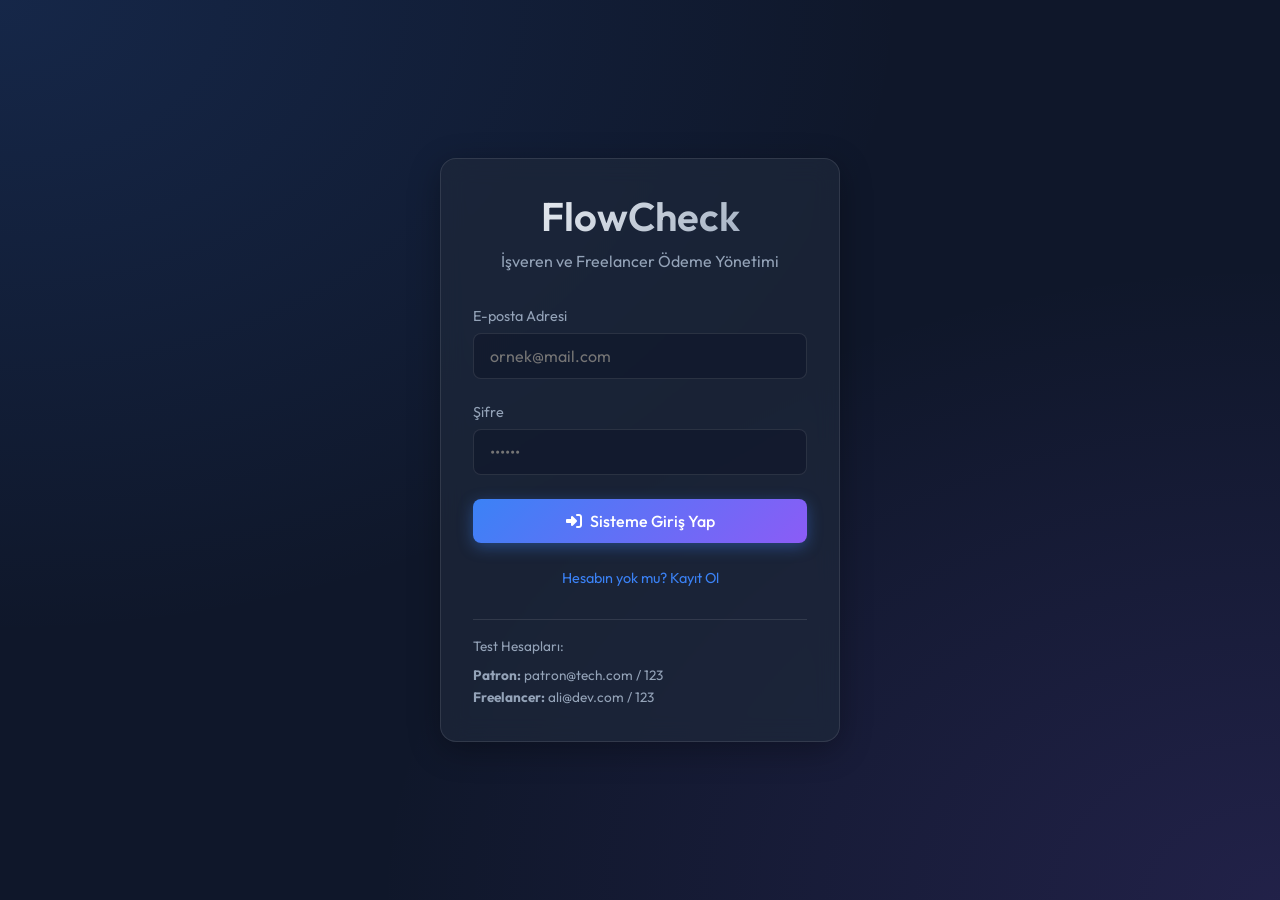
<file: index.html>
<!DOCTYPE html>
<html lang="tr">
<head>
    <meta charset="UTF-8">
    <meta name="viewport" content="width=device-width, initial-scale=1.0">
    <title>FlowCheck - Login</title>
    <link rel="stylesheet" href="style.css">
    <!-- FontAwesome for icons -->
    <link rel="stylesheet" href="https://cdnjs.cloudflare.com/ajax/libs/font-awesome/6.4.0/css/all.min.css">
</head>
<body>
    <div class="login-container">
        <div class="glass-panel login-box">
            <h1 style="text-align: center; margin-bottom: 0.5rem;">FlowCheck</h1>
            <p style="text-align: center; margin-bottom: 2rem;">İşveren ve Freelancer Ödeme Yönetimi</p>
            
            <div id="loginSection">
                <form id="loginForm">
                    <div class="form-group">
                        <label for="email">E-posta Adresi</label>
                        <input type="email" id="email" class="form-control" required placeholder="ornek@mail.com">
                    </div>
                    
                    <div class="form-group">
                        <label for="password">Şifre</label>
                        <input type="password" id="password" class="form-control" required placeholder="••••••">
                    </div>
                    
                    <button type="submit" class="btn btn-primary" style="width: 100%;">
                        <i class="fas fa-sign-in-alt"></i> Sisteme Giriş Yap
                    </button>
                </form>
                
                <div style="margin-top: 1.5rem; text-align: center;">
                    <a href="#" id="showRegisterBtn" style="color: var(--primary-color); text-decoration: none; font-size: 0.9rem;">Hesabın yok mu? Kayıt Ol</a>
                </div>
                
                <div style="margin-top: 2rem; border-top: 1px solid var(--surface-border); padding-top: 1rem;">
                    <p style="font-size: 0.85rem; margin-bottom: 0.5rem;">Test Hesapları:</p>
                    <p style="font-size: 0.85rem;"><strong>Patron:</strong> patron@tech.com / 123</p>
                    <p style="font-size: 0.85rem;"><strong>Freelancer:</strong> ali@dev.com / 123</p>
                </div>
            </div>

            <!-- Register Section -->
            <div id="registerSection" style="display: none;">
                <form id="registerForm">
                    <div class="form-group">
                        <label for="regName">Ad Soyad / Firma Adı</label>
                        <input type="text" id="regName" class="form-control" required placeholder="Adınız">
                    </div>

                    <div class="form-group">
                        <label for="regEmail">E-posta Adresi</label>
                        <input type="email" id="regEmail" class="form-control" required placeholder="ornek@mail.com">
                    </div>
                    
                    <div class="form-group">
                        <label for="regPassword">Şifre</label>
                        <input type="password" id="regPassword" class="form-control" required placeholder="••••••">
                    </div>

                    <div class="form-group">
                        <label for="regRole">Hesap Türü</label>
                        <select id="regRole" class="form-control" required>
                            <option value="Employer">İşveren (Patron)</option>
                            <option value="Freelancer">Çalışan (Freelancer)</option>
                        </select>
                    </div>
                    
                    <button type="submit" class="btn btn-success" style="width: 100%;">
                        <i class="fas fa-user-plus"></i> Kayıt Ol
                    </button>
                </form>
                
                <div style="margin-top: 1.5rem; text-align: center;">
                    <a href="#" id="showLoginBtn" style="color: var(--primary-color); text-decoration: none; font-size: 0.9rem;">Zaten hesabın var mı? Giriş Yap</a>
                </div>
            </div>
        </div>
    </div>

    <script src="db.js"></script>
    <script>
        // Toggle views
        document.getElementById('showRegisterBtn').addEventListener('click', (e) => {
            e.preventDefault();
            document.getElementById('loginSection').style.display = 'none';
            document.getElementById('registerSection').style.display = 'block';
        });

        document.getElementById('showLoginBtn').addEventListener('click', (e) => {
            e.preventDefault();
            document.getElementById('registerSection').style.display = 'none';
            document.getElementById('loginSection').style.display = 'block';
        });

        // Login Logic
        document.getElementById('loginForm').addEventListener('submit', async function(e) {
            e.preventDefault();
            const email = document.getElementById('email').value;
            const password = document.getElementById('password').value;
            
            // TODO (MSSQL Backend Integration):
            // Backend API hazır olduğunda bu satırı aşağıdaki fetch bloğu ile değiştirin.
            const user = UserAPI.login(email, password);
            
            /* MSSQL Fetch Örneği:
            try {
                const response = await fetch('http://localhost:5000/api/auth/login', {
                    method: 'POST',
                    headers: { 'Content-Type': 'application/json' },
                    body: JSON.stringify({ email, password })
                });
                if (!response.ok) throw new Error('Hatalı giriş');
                const user = await response.json();
                localStorage.setItem('currentUser', JSON.stringify(user));
            */

            if (user) {
                if (user.role === 'Employer') {
                    window.location.href = 'employer.html';
                } else if (user.role === 'Freelancer') {
                    window.location.href = 'freelancer.html';
                }
            } else {
                alert('Hatalı e-posta veya şifre!');
            }
            // } catch (err) { alert(err.message); } // MSSQL hata yakalama sonu
        });

        // Register Logic
        document.getElementById('registerForm').addEventListener('submit', async function(e) {
            e.preventDefault();
            const name = document.getElementById('regName').value;
            const email = document.getElementById('regEmail').value;
            const password = document.getElementById('regPassword').value;
            const role = document.getElementById('regRole').value;
            // IBAN daha sonra profil ekranından girilecek.
            const walletAddress = ""; 
            
            // TODO (MSSQL Backend Integration):
            // Backend hazır olduğunda UserAPI.register yerine fetch ile POST /api/auth/register yapın.
            const newUser = UserAPI.register({ name, email, password, role, walletAddress });

            /* MSSQL Fetch Örneği:
            try {
                const response = await fetch('http://localhost:5000/api/auth/register', {
                    method: 'POST',
                    headers: { 'Content-Type': 'application/json' },
                    body: JSON.stringify({ name, email, password, role, walletAddress: "" })
                });
                if (!response.ok) throw new Error('Kayıt başarısız');
                alert('Kayıt başarılı! Lütfen giriş yapın.');
                document.getElementById('showLoginBtn').click();
            } catch (err) { alert(err.message); }
            */

            if (newUser) {
                alert('Kayıt başarılı! Lütfen giriş yapın.');
                document.getElementById('showLoginBtn').click();
                document.getElementById('registerForm').reset();
            } else {
                alert('Bu e-posta zaten kullanımda!');
            }
        });
    </script>
</body>
</html>
</file>
<file: style.css>
@import url('https://fonts.googleapis.com/css2?family=Outfit:wght@300;400;500;600;700&display=swap');

:root {
    --bg-color: #0f172a; /* Slate 900 */
    --surface-color: rgba(30, 41, 59, 0.7); /* Slate 800 with opacity */
    --surface-border: rgba(255, 255, 255, 0.1);
    --text-primary: #f8fafc;
    --text-secondary: #94a3b8;
    
    --primary-color: #3b82f6; /* Blue 500 */
    --primary-hover: #2563eb;
    
    --accent-color: #8b5cf6; /* Violet 500 */
    
    --success-color: #10b981;
    --warning-color: #f59e0b;
    --danger-color: #ef4444;
    
    --glass-shadow: 0 8px 32px 0 rgba(0, 0, 0, 0.3);
    --glass-blur: blur(12px);
    
    --border-radius: 16px;
    --transition: all 0.3s ease;
}

* {
    margin: 0;
    padding: 0;
    box-sizing: border-box;
    font-family: 'Outfit', sans-serif;
}

body {
    background-color: var(--bg-color);
    background-image: 
        radial-gradient(at 0% 0%, rgba(59, 130, 246, 0.15) 0px, transparent 50%),
        radial-gradient(at 100% 100%, rgba(139, 92, 246, 0.15) 0px, transparent 50%);
    background-attachment: fixed;
    color: var(--text-primary);
    min-height: 100vh;
    display: flex;
    flex-direction: column;
}

/* Glassmorphism Container */
.glass-panel {
    background: var(--surface-color);
    backdrop-filter: var(--glass-blur);
    -webkit-backdrop-filter: var(--glass-blur);
    border: 1px solid var(--surface-border);
    border-radius: var(--border-radius);
    box-shadow: var(--glass-shadow);
    padding: 2rem;
}

/* Typography */
h1, h2, h3, h4 {
    font-weight: 600;
    margin-bottom: 1rem;
}

h1 {
    font-size: 2.5rem;
    background: linear-gradient(135deg, var(--text-primary) 0%, var(--text-secondary) 100%);
    -webkit-background-clip: text;
    -webkit-text-fill-color: transparent;
}

p {
    color: var(--text-secondary);
    line-height: 1.6;
}

/* Buttons */
.btn {
    display: inline-flex;
    align-items: center;
    justify-content: center;
    padding: 0.75rem 1.5rem;
    border-radius: 8px;
    font-weight: 500;
    cursor: pointer;
    transition: var(--transition);
    border: none;
    outline: none;
    font-size: 1rem;
    gap: 0.5rem;
}

.btn-primary {
    background: linear-gradient(135deg, var(--primary-color) 0%, var(--accent-color) 100%);
    color: white;
    box-shadow: 0 4px 15px rgba(59, 130, 246, 0.4);
}

.btn-primary:hover {
    box-shadow: 0 6px 20px rgba(59, 130, 246, 0.6);
    transform: translateY(-2px);
}

.btn-success {
    background-color: var(--success-color);
    color: white;
}
.btn-success:hover {
    background-color: #059669;
}

.btn-danger {
    background-color: var(--danger-color);
    color: white;
}
.btn-danger:hover {
    background-color: #dc2626;
}

/* Forms */
.form-group {
    margin-bottom: 1.5rem;
}

.form-group label {
    display: block;
    margin-bottom: 0.5rem;
    color: var(--text-secondary);
    font-size: 0.9rem;
}

.form-control {
    width: 100%;
    padding: 0.75rem 1rem;
    background: rgba(15, 23, 42, 0.6);
    border: 1px solid var(--surface-border);
    border-radius: 8px;
    color: var(--text-primary);
    font-size: 1rem;
    transition: var(--transition);
}

.form-control:focus {
    outline: none;
    border-color: var(--primary-color);
    box-shadow: 0 0 0 2px rgba(59, 130, 246, 0.2);
}

/* Layouts */
.container {
    max-width: 1200px;
    margin: 0 auto;
    padding: 2rem;
    width: 100%;
}

.navbar {
    display: flex;
    justify-content: space-between;
    align-items: center;
    padding: 1rem 2rem;
    background: var(--surface-color);
    backdrop-filter: var(--glass-blur);
    border-bottom: 1px solid var(--surface-border);
    position: sticky;
    top: 0;
    z-index: 100;
}

.navbar-brand {
    font-size: 1.5rem;
    font-weight: 700;
    color: white;
    text-decoration: none;
    display: flex;
    align-items: center;
    gap: 0.5rem;
}

.navbar-user {
    display: flex;
    align-items: center;
    gap: 1rem;
}

/* Dashboard Grid */
.dashboard-grid {
    display: grid;
    grid-template-columns: repeat(auto-fit, minmax(300px, 1fr));
    gap: 2rem;
    margin-top: 2rem;
}

/* Cards */
.card {
    background: rgba(30, 41, 59, 0.5);
    border: 1px solid var(--surface-border);
    border-radius: 12px;
    padding: 1.5rem;
    transition: var(--transition);
}

.card:hover {
    border-color: rgba(255, 255, 255, 0.2);
    transform: translateY(-2px);
}

.card-header {
    display: flex;
    justify-content: space-between;
    align-items: flex-start;
    margin-bottom: 1rem;
    border-bottom: 1px solid var(--surface-border);
    padding-bottom: 1rem;
}

.badge {
    padding: 0.25rem 0.75rem;
    border-radius: 999px;
    font-size: 0.8rem;
    font-weight: 600;
}

.badge-assigned { background: rgba(59, 130, 246, 0.2); color: var(--primary-color); }
.badge-review { background: rgba(245, 158, 11, 0.2); color: var(--warning-color); }
.badge-revision { background: rgba(239, 68, 68, 0.2); color: var(--danger-color); }
.badge-paid { background: rgba(16, 185, 129, 0.2); color: var(--success-color); }

/* Custom Scrollbar */
::-webkit-scrollbar {
    width: 8px;
}
::-webkit-scrollbar-track {
    background: var(--bg-color);
}
::-webkit-scrollbar-thumb {
    background: rgba(255, 255, 255, 0.2);
    border-radius: 4px;
}
::-webkit-scrollbar-thumb:hover {
    background: rgba(255, 255, 255, 0.3);
}

/* Login Page Specific */
.login-container {
    display: flex;
    justify-content: center;
    align-items: center;
    min-height: 100vh;
    padding: 2rem;
}

.login-box {
    width: 100%;
    max-width: 400px;
}

/* Tables */
.table-container {
    width: 100%;
    overflow-x: auto;
}
table {
    width: 100%;
    border-collapse: collapse;
}
th, td {
    padding: 1rem;
    text-align: left;
    border-bottom: 1px solid var(--surface-border);
}
th {
    color: var(--text-secondary);
    font-weight: 500;
}
tr:last-child td {
    border-bottom: none;
}

/* Calendar Overrides */
#calendar {
    margin-top: 2rem;
    background: rgba(30, 41, 59, 0.5);
    padding: 1rem;
    border-radius: 12px;
    border: 1px solid var(--surface-border);
}
.fc-theme-standard td, .fc-theme-standard th {
    border-color: var(--surface-border) !important;
}
.fc .fc-toolbar-title {
    color: var(--text-primary);
}
.fc-daygrid-day-number {
    color: var(--text-secondary);
}
.fc .fc-button-primary {
    background-color: var(--primary-color) !important;
    border-color: var(--primary-color) !important;
}

/* Commit Log List */
.commit-list {
    list-style: none;
    margin-top: 1rem;
}
.commit-item {
    display: flex;
    gap: 1rem;
    padding: 0.75rem 0;
    border-bottom: 1px solid rgba(255,255,255,0.05);
}
.commit-item:last-child {
    border-bottom: none;
}
.commit-icon {
    color: var(--success-color);
}
.commit-time {
    color: var(--text-secondary);
    font-size: 0.85rem;
}
.commit-hash {
    font-family: monospace;
    background: rgba(255,255,255,0.1);
    padding: 2px 6px;
    border-radius: 4px;
    font-size: 0.8rem;
}
</file>
